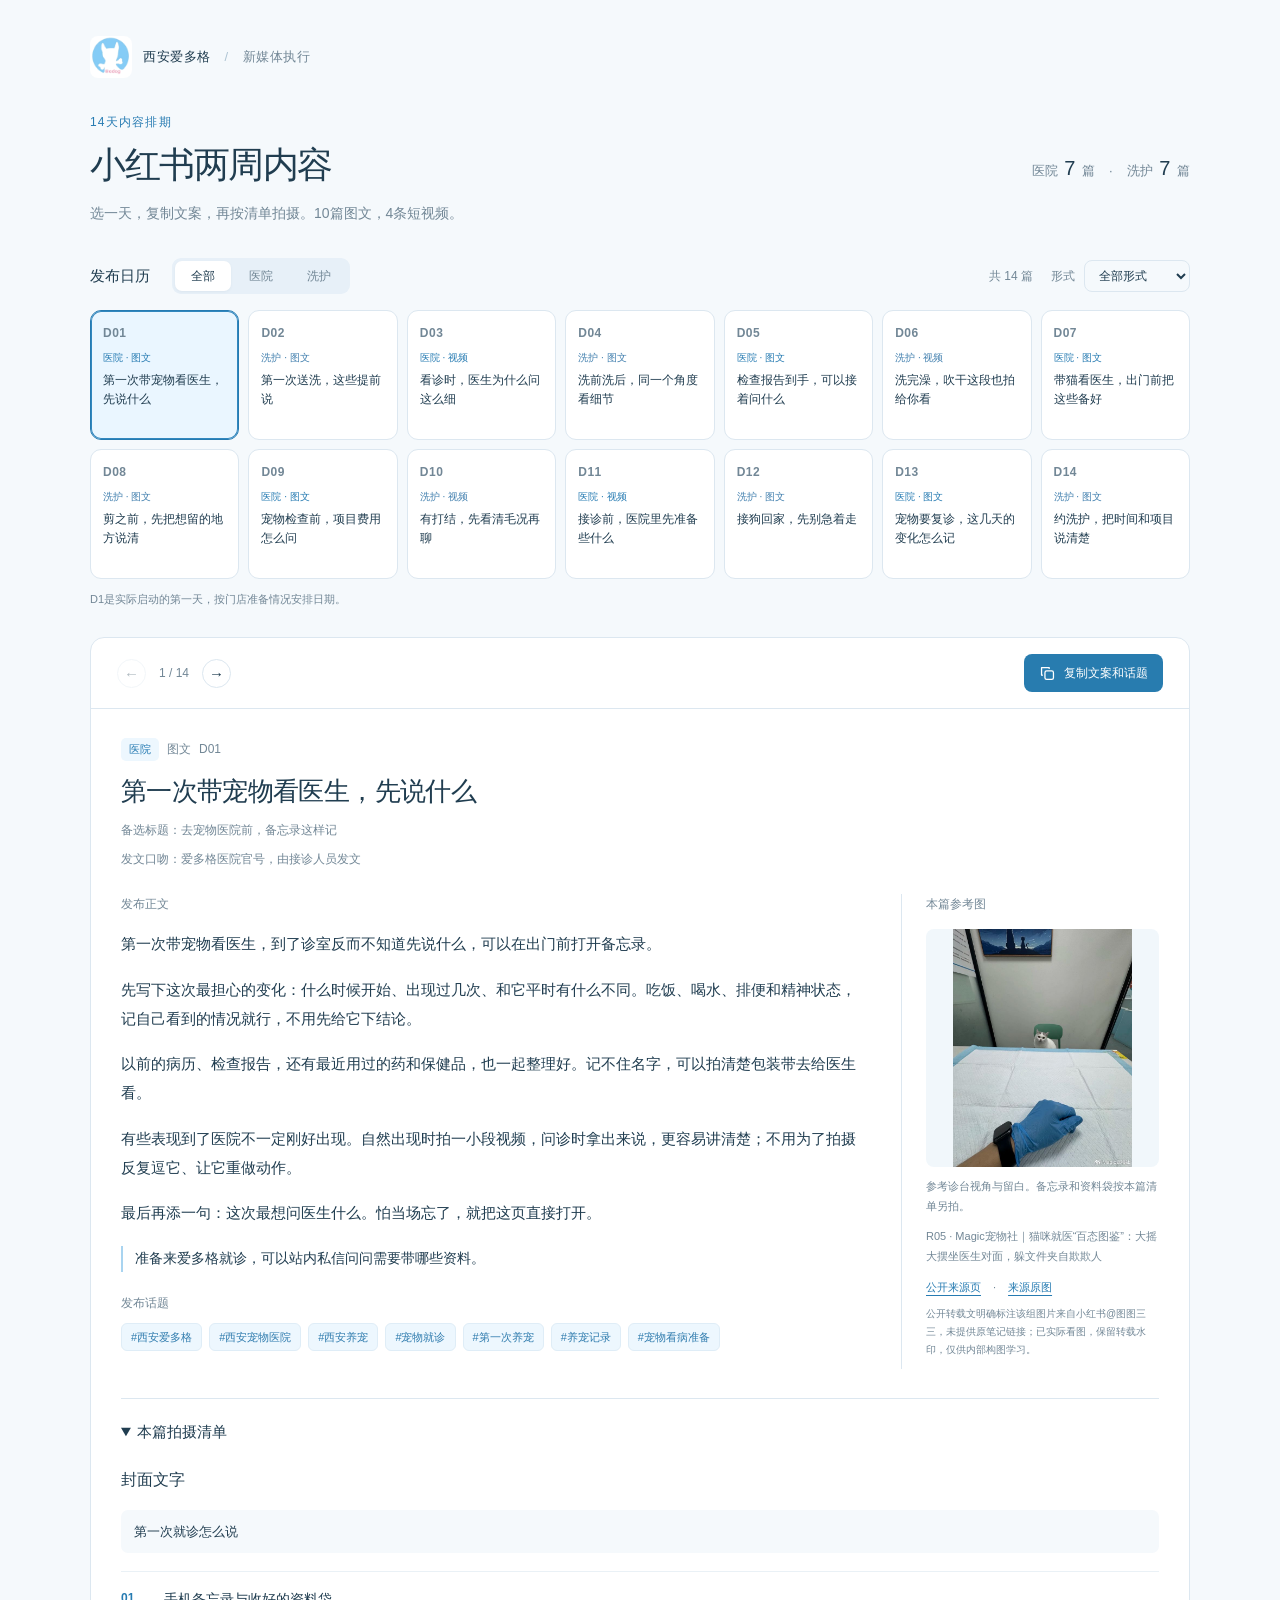
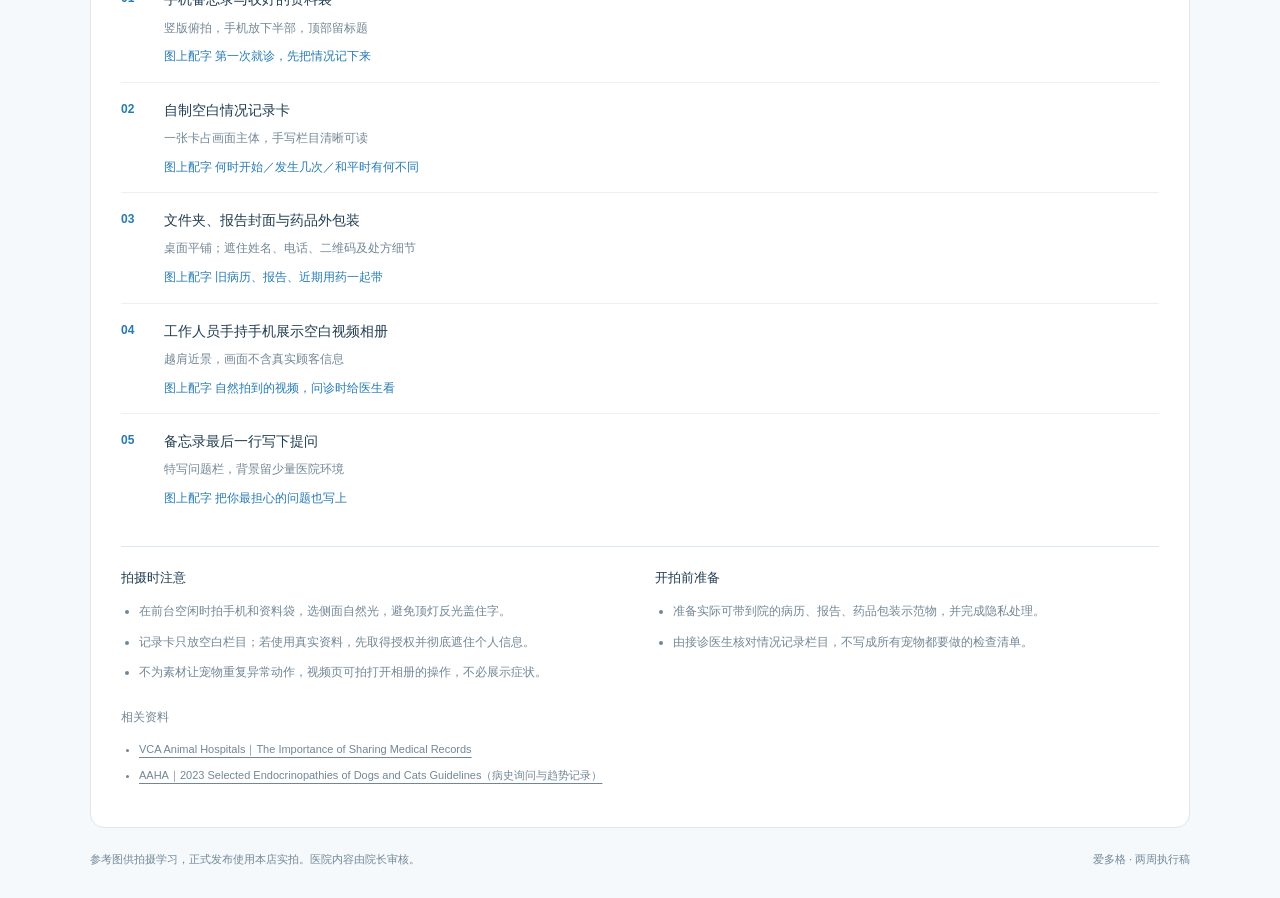
<file: index.html>
<!doctype html>
<html lang="zh-CN">
<head>
  <meta charset="utf-8">
  <meta name="viewport" content="width=device-width,initial-scale=1">
  <meta name="theme-color" content="#f5f9fc">
  <meta name="description" content="西安爱多格小红书两周内容：10篇图文、4条短视频，逐天查看文案、参考图和拍摄清单。">
  <title>爱多格 · 小红书两周内容</title>
  <link rel="icon" href="assets/adog-logo.png" type="image/png">
  <link rel="stylesheet" href="style.css">
  <script src="content.js" defer></script>
  <script src="app.js" defer></script>
</head>
<body>
  <a class="skip-link" href="#detail">直接查看当日内容</a>
  <div class="page-shell">
    <header class="page-header">
      <div class="brand"><img class="brand-logo" src="assets/adog-logo.png" alt="爱多格Logo" width="42" height="42"><span>西安爱多格<span class="brand-separator">/</span><span class="brand-note">新媒体执行</span></span></div>
      <div class="title-row"><div><p class="eyebrow">14天内容排期</p><h1>小红书两周内容</h1></div><div class="edition">医院 <b>7</b> 篇<span>·</span>洗护 <b>7</b> 篇</div></div>
      <p class="intro">选一天，复制文案，再按清单拍摄。10篇图文，4条短视频。</p>
    </header>

    <main>
      <section class="calendar" aria-labelledby="calendar-title">
        <div class="calendar-toolbar">
          <div class="toolbar-left"><h2 id="calendar-title">发布日历</h2><div class="business-filters" role="group" aria-label="筛选业务"><button type="button" class="filter-button active" data-filter="all" aria-pressed="true">全部</button><button type="button" class="filter-button" data-filter="医院" aria-pressed="false">医院</button><button type="button" class="filter-button" data-filter="洗护" aria-pressed="false">洗护</button></div></div>
          <div class="toolbar-right"><span id="result-count" aria-live="polite">14篇内容</span><label class="format-label" for="format-filter">形式<select id="format-filter"><option value="all">全部形式</option><option value="图文">图文</option><option value="视频">视频</option></select></label></div>
        </div>
        <div id="days" class="days-grid" aria-label="选择日序"></div>
        <p class="calendar-note">D1是实际启动的第一天，按门店准备情况安排日期。</p>
      </section>

      <section class="daily-content" aria-label="当日内容">
        <div class="detail-toolbar"><div class="day-navigation"><button id="prev-day" class="arrow-button" type="button" aria-label="上一篇">←</button><span id="day-position">第1篇 / 共14篇</span><button id="next-day" class="arrow-button" type="button" aria-label="下一篇">→</button></div><button type="button" class="copy-button" id="copy-button"><svg width="17" height="17" viewBox="0 0 20 20" fill="none" aria-hidden="true"><rect x="7" y="7" width="10" height="10" rx="2" stroke="currentColor" stroke-width="1.5"/><path d="M12 4V3H3v9h1" stroke="currentColor" stroke-width="1.5" stroke-linecap="round" stroke-linejoin="round"/></svg>复制文案和话题</button></div>
        <div id="detail" tabindex="-1"></div>
        <div id="empty" class="empty-state" hidden>当前没有符合条件的内容，请调整筛选。</div>
      </section>
    </main>

    <footer class="page-footer"><p>参考图供拍摄学习，正式发布使用本店实拍。医院内容由院长审核。</p><span>爱多格 · 两周执行稿</span></footer>
  </div>
  <div id="toast" class="toast" role="status" aria-live="polite"></div>
  <noscript><p class="noscript">请启用JavaScript查看14天的文案与拍摄清单。</p></noscript>
</body>
</html>
</file>
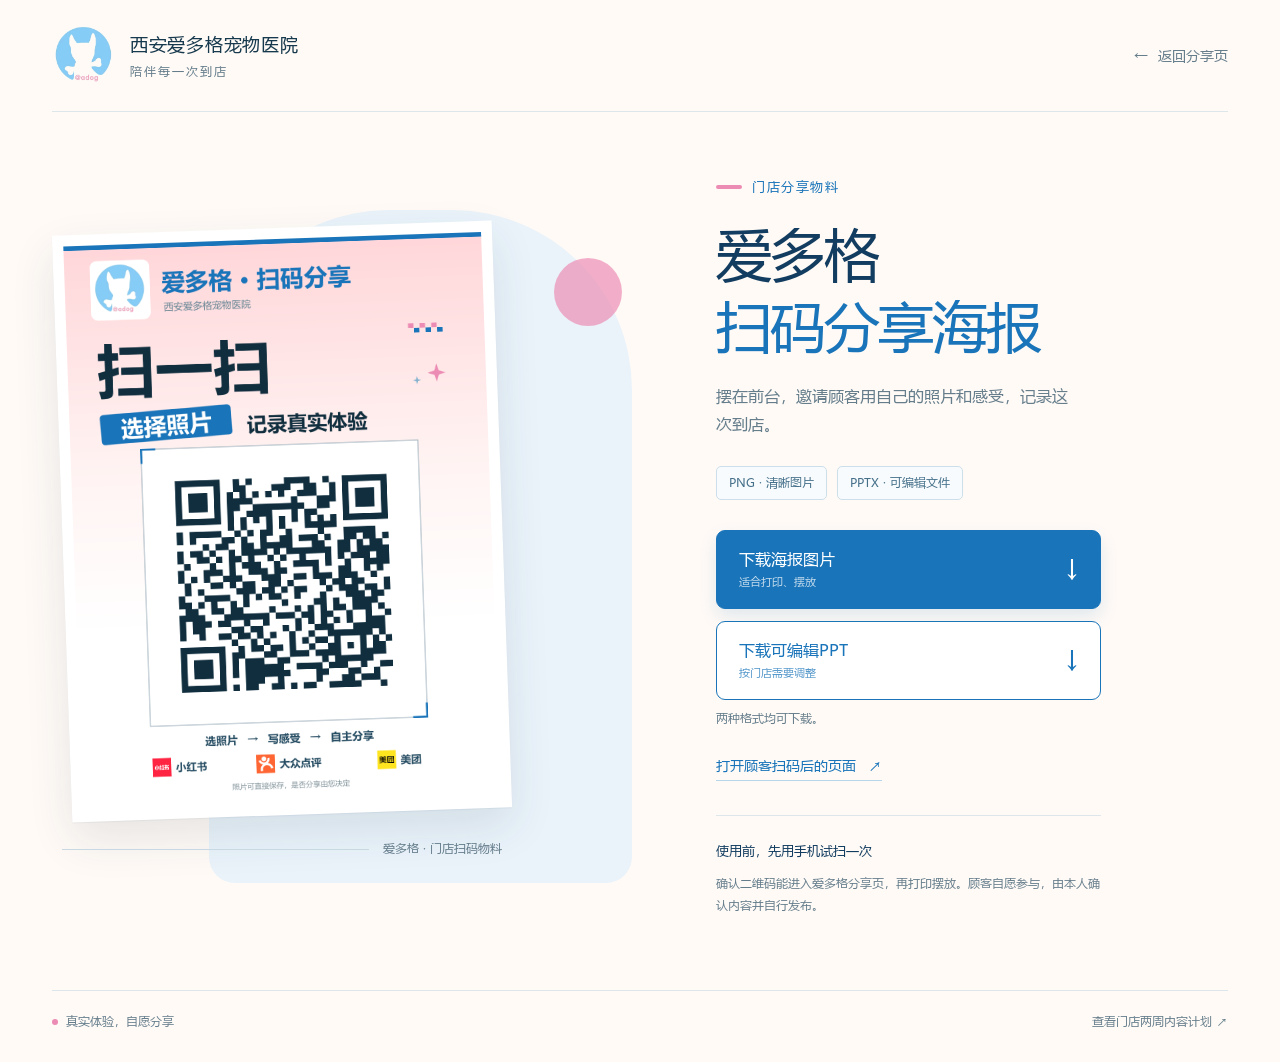
<file: poster/index.html>
<!doctype html>
<html lang="zh-CN">
<head>
  <meta charset="utf-8">
  <meta name="viewport" content="width=device-width,initial-scale=1">
  <meta name="theme-color" content="#1974b9">
  <meta name="description" content="爱多格扫码分享海报：预览、下载清晰图片与可编辑PPT，扫码进入顾客分享页。">
  <meta name="referrer" content="no-referrer">
  <title>爱多格 · 扫码分享海报</title>
  <link rel="icon" href="../assets/adog-logo.png" type="image/png">
  <style>
    @font-face{font-family:"Microsoft YaHei";src:url("../assets/yahei.woff2") format("woff2");font-style:normal;font-weight:100 900;font-display:swap}
    :root{--blue:#1974b9;--deep:#133d60;--pink:#ec8bb3;--paper:#fffaf6;--ink:#17394d;--muted:#667e8c;--line:#dce6eb}
    *{box-sizing:border-box}body{margin:0;background:var(--paper);color:var(--ink);font-family:"Microsoft YaHei";line-height:1.7}a{color:inherit;text-decoration:none;font:inherit}a:focus-visible{outline:3px solid var(--pink);outline-offset:5px}
    .shell{max-width:1280px;margin:auto;padding:0 52px}.topbar{height:112px;display:flex;align-items:center;justify-content:space-between;border-bottom:1px solid var(--line)}.brand{display:flex;align-items:center;gap:14px}.logo{width:64px;height:64px;object-fit:contain}.brand-name{font-size:18px;font-weight:700;letter-spacing:.04em}.brand-sub{font-size:12px;color:var(--muted);margin-top:2px;letter-spacing:.16em}.back{display:inline-flex;align-items:center;gap:10px;font-size:14px;color:var(--muted)}.back:hover{color:var(--blue)}
    main{display:grid;grid-template-columns:minmax(0,1.02fr) minmax(310px,.9fr);gap:84px;align-items:center;padding:64px 0 72px}.preview-area{position:relative;padding:18px 26px 24px 10px}.preview-area::before{content:"";position:absolute;inset:0 0 0 27%;background:#eaf3fa;border-radius:180px 180px 26px 26px}.preview-area::after{content:"";position:absolute;right:10px;top:48px;width:68px;height:68px;border-radius:50%;background:var(--pink);opacity:.68}.poster-wrap{position:relative;z-index:1;max-width:440px;min-height:320px;aspect-ratio:3/4;background:white;box-shadow:0 18px 45px #17394d1c,0 1px 1px #17394d0d;transform:rotate(-2deg);padding:11px}.poster-image{display:block;width:100%;height:auto;max-height:700px;object-fit:contain}.poster-image[hidden]{display:none}.placeholder{height:100%;min-height:320px;display:grid;align-content:center;justify-items:center;padding:34px;text-align:center;background:#f7fafc;color:var(--muted);border:1px dashed #c7d8e4}.placeholder[hidden]{display:none}.placeholder img{width:105px;height:105px;object-fit:contain;margin-bottom:24px}.placeholder strong{font-size:20px;color:var(--deep)}.placeholder p{margin:10px 0 0;font-size:14px}.preview-label{position:relative;z-index:2;display:flex;align-items:center;gap:14px;max-width:440px;margin-top:24px;font-size:12px;color:var(--muted)}.preview-label::before{content:"";height:1px;flex:1;background:#c8d9e4}
    .eyebrow{display:flex;align-items:center;gap:10px;color:var(--blue);font-size:13px;font-weight:700;letter-spacing:.12em;margin:0 0 19px}.eyebrow::before{content:"";width:26px;height:4px;border-radius:8px;background:var(--pink)}h1{font-size:clamp(34px,4.4vw,56px);line-height:1.28;letter-spacing:-.035em;margin:0 0 22px;color:var(--deep)}h1 span{display:block;color:var(--blue)}.intro{max-width:365px;font-size:16px;color:var(--muted);margin:0 0 29px}.formats{display:flex;flex-wrap:wrap;gap:10px;margin:0 0 30px}.format{font-size:12px;padding:6px 12px;border:1px solid #cddfea;border-radius:5px;background:#f7fbfd;color:#47718b}.actions{display:grid;gap:12px;max-width:385px}.download{display:flex;align-items:center;justify-content:space-between;gap:16px;min-height:64px;padding:16px 22px;border:1px solid var(--blue);border-radius:9px;transition:transform .18s,background .18s}.download:hover{transform:translateY(-2px)}.download strong{display:block;font-size:16px;line-height:1.45}.download small{display:block;font-size:11px;opacity:.73;margin-top:3px}.download .arrow{font-size:24px;line-height:1}.primary{background:var(--blue);color:white;box-shadow:0 8px 18px #1974b921}.primary:hover{background:#1165a4}.secondary{background:white;color:var(--blue)}.secondary:hover{background:#eef7fc}.download[aria-disabled="true"]{opacity:.5;pointer-events:none;box-shadow:none}.file-status{font-size:12px;color:var(--muted);min-height:20px;margin:9px 0 22px}.share-link{display:inline-flex;align-items:center;gap:12px;font-size:14px;color:var(--blue);border-bottom:1px solid #b7d6eb;padding:2px 0}.share-link:hover{border-color:var(--blue)}
    .use-note{margin-top:34px;padding-top:24px;border-top:1px solid var(--line);max-width:385px}.use-note h2{font-size:13px;margin:0 0 11px;color:var(--deep)}.use-note p{font-size:12px;line-height:1.85;color:var(--muted);margin:0}.footer{display:flex;justify-content:space-between;gap:24px;padding:21px 0 30px;border-top:1px solid var(--line);font-size:12px;color:var(--muted)}.dot{display:inline-block;width:6px;height:6px;background:var(--pink);border-radius:50%;margin-right:8px;vertical-align:middle}
    @media(max-width:900px){.shell{padding:0 30px}.topbar{height:94px}main{gap:38px;padding:45px 0 50px}.preview-area{padding-right:14px}.poster-wrap{padding:8px}.brand-name{font-size:16px}.logo{width:52px;height:52px}.intro{font-size:14px}h1{font-size:39px}}
    @media(max-width:650px){.shell{padding:0 22px}.topbar{height:86px}.brand{gap:9px}.logo{width:45px;height:45px}.brand-name{font-size:14px}.brand-sub{font-size:10px;letter-spacing:.08em}.back{font-size:12px;gap:5px}main{display:flex;flex-direction:column;gap:34px;padding:31px 0 40px}.preview-area{width:100%;max-width:360px;order:2;padding:10px 17px 16px 4px}.preview-area::after{width:45px;height:45px;right:1px;top:35px}.poster-wrap{max-width:100%;padding:8px}.preview-label{margin-top:20px}.details{width:100%;order:1}.eyebrow{font-size:11px;margin-bottom:12px}h1{font-size:37px;margin-bottom:14px}h1 span{display:inline;margin-left:.12em}.intro{font-size:14px;max-width:100%;margin-bottom:18px}.formats{margin-bottom:19px;gap:7px}.format{font-size:11px;padding:4px 9px}.actions{max-width:none;grid-template-columns:1fr 1fr;gap:10px}.download{min-height:72px;padding:13px 12px;gap:5px}.download strong{font-size:13px}.download small{font-size:10px}.download .arrow{font-size:20px}.file-status{margin-bottom:13px}.share-link{font-size:13px}.use-note{max-width:none;margin-top:23px;padding-top:18px}.use-note h2{margin-bottom:7px}.footer{font-size:10px;gap:10px;padding:18px 0 23px}.placeholder{min-height:310px}}
    @media(prefers-reduced-motion:reduce){*{transition:none!important}}
    @media print{@page{size:A4 portrait;margin:0}body{background:white}.shell{max-width:none;padding:0}.topbar,.details,.preview-label,.footer{display:none!important}main{display:block;padding:0}.preview-area{padding:0;width:100%;max-width:none}.preview-area::before,.preview-area::after{display:none}.poster-wrap{transform:none;box-shadow:none;max-width:none;padding:0;background:white;aspect-ratio:auto}.poster-image{width:100%;max-height:100vh;object-fit:contain}}
  </style>
</head>
<body>
  <div class="shell">
    <header class="topbar">
      <a class="brand" href="../share/" aria-label="进入爱多格顾客分享页"><img class="logo" src="../assets/adog-logo.png" alt="爱多格Logo" width="64" height="64"><div><div class="brand-name">西安爱多格宠物医院</div><div class="brand-sub">陪伴每一次到店</div></div></a>
      <a class="back" href="../share/"><span aria-hidden="true">←</span> 返回分享页</a>
    </header>
    <main>
      <section class="preview-area" aria-label="扫码海报预览">
        <div class="poster-wrap"><div class="placeholder" id="poster-placeholder"><img src="../assets/adog-logo.png" alt="" width="105" height="105"><strong>海报文件准备中</strong><p>文件就绪后，这里会显示完整海报。</p></div><img class="poster-image" id="poster-image" alt="爱多格扫码分享海报，含品牌Logo及顾客分享入口二维码" hidden></div>
        <div class="preview-label">爱多格 · 门店扫码物料</div>
      </section>
      <section class="details" aria-labelledby="page-title">
        <p class="eyebrow">门店分享物料</p>
        <h1 id="page-title">爱多格<span>扫码分享海报</span></h1>
        <p class="intro">摆在前台，邀请顾客用自己的照片和感受，记录这次到店。</p>
        <div class="formats" aria-label="可下载的文件格式"><span class="format">PNG · 清晰图片</span><span class="format">PPTX · 可编辑文件</span></div>
        <div class="actions">
          <a class="download primary" id="download-png" href="./爱多格扫码分享海报.png" download="爱多格扫码分享海报.png" aria-disabled="true" tabindex="-1"><span><strong>下载海报图片</strong><small>适合打印、摆放</small></span><span class="arrow" aria-hidden="true">↓</span></a>
          <a class="download secondary" id="download-pptx" href="./爱多格扫码分享海报.pptx" download="爱多格扫码分享海报.pptx" aria-disabled="true" tabindex="-1"><span><strong>下载可编辑PPT</strong><small>按门店需要调整</small></span><span class="arrow" aria-hidden="true">↓</span></a>
        </div>
        <p class="file-status" id="file-status" role="status" aria-live="polite">正在检查海报文件…</p>
        <a class="share-link" href="../share/">打开顾客扫码后的页面 <span aria-hidden="true">↗</span></a>
        <aside class="use-note"><h2>使用前，先用手机试扫一次</h2><p>确认二维码能进入爱多格分享页，再打印摆放。顾客自愿参与，由本人确认内容并自行发布。</p></aside>
      </section>
    </main>
    <footer class="footer"><span><i class="dot" aria-hidden="true"></i>真实体验，自愿分享</span><a href="../">查看门店两周内容计划 ↗</a></footer>
  </div>
  <script>
    (function(){
      'use strict';
      var status=document.getElementById('file-status'),image=document.getElementById('poster-image'),placeholder=document.getElementById('poster-placeholder');
      async function ready(id,kind){
        var link=document.getElementById(id);
        try{
          var response=await fetch(link.href,{method:'HEAD',cache:'no-store'}),type=(response.headers.get('content-type')||'').toLowerCase();
          if(!response.ok||type.indexOf('text/html')!==-1||(kind==='png'&&type.indexOf('image/')!==0))return false;
          link.removeAttribute('aria-disabled');link.removeAttribute('tabindex');
          if(kind==='png'){image.onload=function(){image.hidden=false;placeholder.hidden=true;};image.onerror=function(){image.hidden=true;placeholder.hidden=false;};image.src=link.href;}
          return true;
        }catch(error){return false;}
      }
      Promise.all([ready('download-png','png'),ready('download-pptx','pptx')]).then(function(files){status.textContent=files.every(Boolean)?'两种格式均可下载。':files.some(Boolean)?'部分文件已就绪，其余文件准备中。':'海报文件准备中，请稍后刷新。';});
      document.querySelectorAll('.download').forEach(function(link){link.addEventListener('click',function(event){if(link.getAttribute('aria-disabled')==='true')event.preventDefault();});});
    }());
  </script>
</body>
</html>
</file>
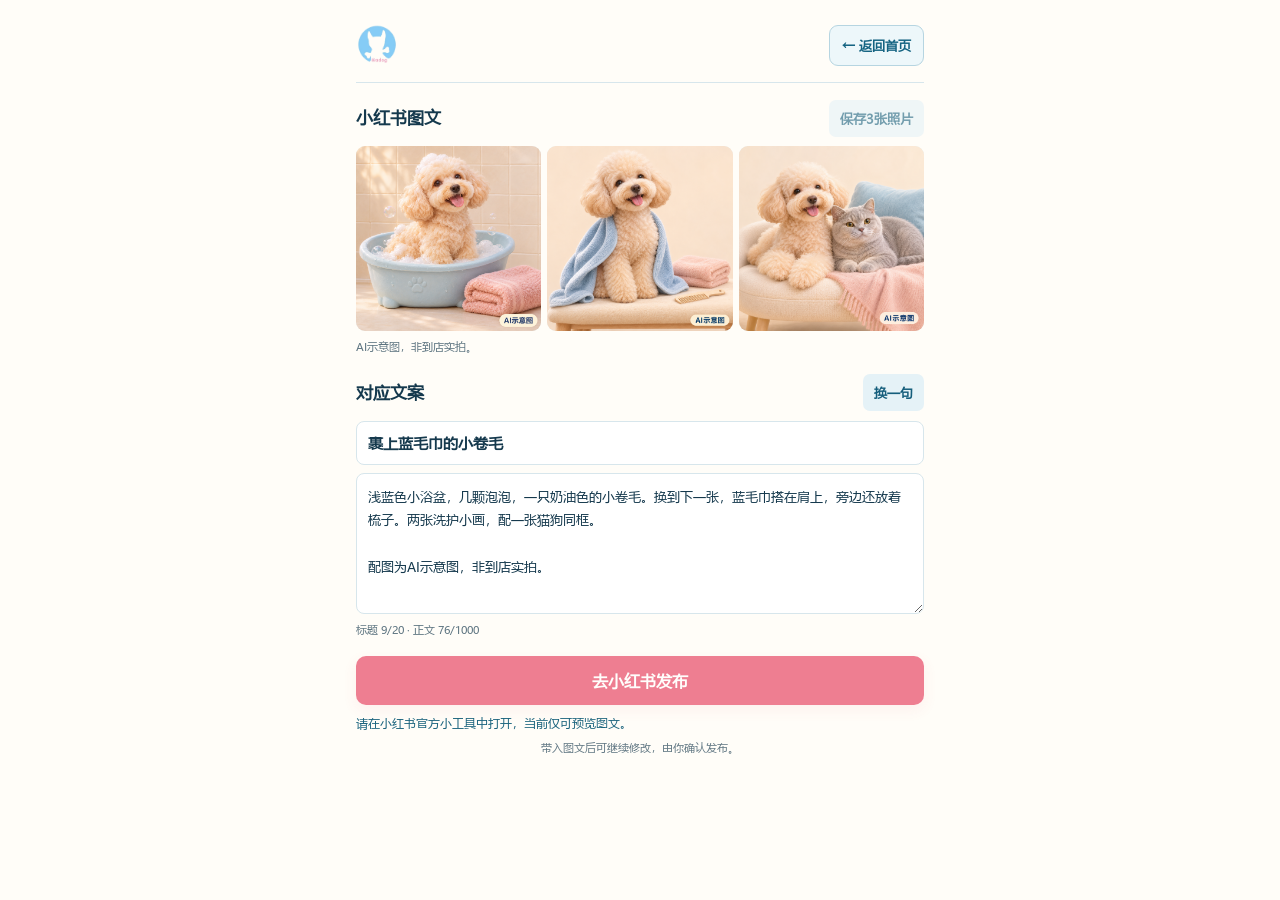
<file: native-minitool/preview-package/index.html>
<!doctype html>
<html lang="zh-CN">
<head>
  <meta charset="utf-8">
  <meta name="viewport" content="width=device-width, initial-scale=1.0, viewport-fit=cover">
  <title>爱多格图片分享</title>
  <link rel="stylesheet" href="./style.css">
</head>
<body>
  <main class="page">
    <header class="header">
      <img class="brand" src="./assets/adog-logo.png" alt="爱多格">
      <button class="home" id="home" type="button">← 返回首页</button>
    </header>
    <section aria-labelledby="photo-heading">
      <div class="row"><h1 id="photo-heading">小红书图文</h1><button id="save" class="secondary" type="button">保存3张照片</button></div>
      <div class="photos" id="photos" aria-label="本组3张图片"></div>
      <p class="hint">AI示意图，非到店实拍。</p>
    </section>
    <section class="copy" aria-labelledby="copy-heading">
      <div class="row"><h2 id="copy-heading">对应文案</h2><button id="next" class="secondary" type="button">换一句</button></div>
      <label for="title" class="sr-only">笔记标题</label>
      <input id="title" type="text" maxlength="20" aria-describedby="counts">
      <label for="content" class="sr-only">笔记正文</label>
      <textarea id="content" maxlength="1000" rows="5" aria-describedby="counts"></textarea>
      <p class="hint" id="counts"></p>
    </section>
    <button class="publish" id="publish" type="button">去小红书发布</button>
    <p class="notice" id="notice" role="status" aria-live="polite"></p>
    <div class="recovery" id="recovery" hidden>
      <p id="recovery-text"></p>
      <button class="secondary" id="resume" type="button" hidden>已返回本页，恢复操作</button>
      <button class="secondary" id="saved-yes" type="button" hidden>已核对，这张已保存</button>
      <button class="secondary" id="saved-no" type="button" hidden>已核对，这张未保存</button>
    </div>
    <p class="footnote">带入图文后可继续修改，由你确认发布。</p>
  </main>
  <script src="./data.js"></script>
  <script src="./app.js"></script>
</body>
</html>
</file>
<file: style.css>
:root{--paper:#f5f9fc;--surface:#fff;--ink:#203d50;--muted:#728796;--line:#dce7f0;--blue:#267bb2;--blue-light:#edf7fe;--warm:#417fae;--warm-light:#edf5fc;--radius:14px;font-family:"Microsoft YaHei","微软雅黑",sans-serif;color:var(--ink);background:var(--paper);font-synthesis:none}
*{box-sizing:border-box}html{scroll-behavior:smooth}body{margin:0;font-size:14px;line-height:1.7}button,select{font:inherit}button,a,select{-webkit-tap-highlight-color:transparent}button{cursor:pointer}button:disabled{cursor:default;opacity:.35}button:focus-visible,a:focus-visible,select:focus-visible,summary:focus-visible{outline:3px solid #85ccf6;outline-offset:4px}a{color:var(--blue);text-underline-offset:4px}h1,h2,h3,p{margin-top:0}h1,h2,h3{font-weight:600}button{transition:background .15s,border-color .15s,color .15s}button svg{flex-shrink:0}.page-shell{max-width:1180px;padding:36px 40px 0;margin:auto}.page-header{padding-bottom:32px}.brand{display:flex;align-items:center;gap:11px;font-size:13px;font-weight:600;letter-spacing:.04em}.brand-mark{display:flex;align-items:center;justify-content:center;background:var(--blue);color:#fff;width:32px;height:32px;border-radius:10px;font-size:24px;font-weight:600;line-height:1}.brand-separator{color:#aec4d3;margin:0 14px;font-weight:400}.brand-note{color:var(--muted);font-weight:400}.title-row{display:flex;align-items:end;justify-content:space-between;gap:20px;margin-top:34px}.eyebrow{font-size:12px;color:var(--blue);letter-spacing:.1em;margin-bottom:9px}h1{font-size:36px;line-height:1.35;letter-spacing:-.04em;margin-bottom:0}.edition{font-size:13px;color:var(--muted);padding-bottom:5px;white-space:nowrap}.edition b{font-size:20px;font-weight:500;color:var(--ink);margin:0 3px}.edition span{padding:0 14px}.intro{color:var(--muted);margin:12px 0 0;font-size:14px}.calendar{margin-bottom:28px}.calendar-toolbar,.toolbar-left,.toolbar-right{display:flex;align-items:center}.calendar-toolbar{justify-content:space-between;gap:12px;margin-bottom:16px}.toolbar-left{gap:22px}.calendar-toolbar h2{font-size:15px;margin:0;white-space:nowrap}.business-filters{display:flex;background:#e7f0f8;padding:3px;border-radius:9px;gap:2px}.filter-button{border:0;padding:5px 16px;color:var(--muted);background:transparent;border-radius:7px;font-size:12px}.filter-button.active{background:#fff;color:var(--ink);box-shadow:0 1px 3px #17384f0d}.toolbar-right{gap:18px;color:var(--muted);font-size:12px}.format-label{display:flex;align-items:center;gap:9px}.format-label select{border:1px solid var(--line);background:transparent;color:var(--ink);padding:7px 26px 7px 10px;border-radius:8px;font-size:12px}.days-grid{display:grid;grid-template-columns:repeat(7,minmax(0,1fr));gap:9px}.day-card{position:relative;display:flex;flex-direction:column;align-items:flex-start;min-height:130px;border:1px solid var(--line);background:var(--surface);border-radius:11px;text-align:left;padding:12px 12px 11px;color:var(--ink)}.day-card:hover{border-color:#9fc4df;background:#fbfdff}.day-card.active{background:var(--blue-light);border-color:var(--blue);box-shadow:inset 0 0 0 1px var(--blue)}.day-card.active.grooming{background:var(--warm-light);border-color:var(--warm);box-shadow:inset 0 0 0 1px var(--warm)}.day-label,.day-number{font-size:12px;font-weight:600;letter-spacing:.04em;color:var(--muted)}.day-meta,.day-type{display:block;font-size:10px;line-height:1.4;margin:7px 0 6px;color:var(--blue)}.grooming .day-meta,.grooming .day-type{color:var(--warm)}.day-title{font-size:12px;line-height:1.6;display:-webkit-box;-webkit-box-orient:vertical;-webkit-line-clamp:2;overflow:hidden;font-weight:500}.calendar-note{font-size:11px;color:var(--muted);margin:11px 0 0}.daily-content{background:var(--surface);border:1px solid var(--line);border-radius:var(--radius);overflow:hidden}.detail-toolbar{display:flex;align-items:center;justify-content:space-between;padding:16px 26px;border-bottom:1px solid var(--line);gap:16px}.day-navigation{display:flex;align-items:center;gap:13px;color:var(--muted);font-size:12px}.arrow-button{border:1px solid var(--line);width:29px;height:29px;display:grid;place-items:center;border-radius:50%;color:var(--ink);background:#fff;font-size:15px;line-height:1}.arrow-button:hover:not(:disabled){background:var(--paper)}.copy-button{display:flex;align-items:center;justify-content:center;gap:8px;background:var(--blue);color:white;border:0;border-radius:8px;padding:9px 15px;font-size:12px}.copy-button:hover:not(:disabled){background:#1c5f8a}#detail{padding:29px 30px 30px;scroll-margin-top:18px;outline:none}.note-header{margin-bottom:25px}.note-meta,.note-badges{display:flex;align-items:center;gap:8px;color:var(--muted);font-size:12px;margin-bottom:10px}.badge,.chip{display:inline-flex;align-items:center;gap:4px;border-radius:5px;background:var(--blue-light);color:var(--blue);font-size:11px;padding:2px 8px}.badge.grooming,.chip.grooming{background:var(--warm-light);color:var(--warm)}.note-header h2{font-size:26px;line-height:1.55;margin-bottom:9px;letter-spacing:-.025em}.alt-title,.note-alternative{font-size:12px;color:var(--muted);margin-bottom:0}.post-grid{display:grid;grid-template-columns:minmax(0,1fr) 258px;gap:35px}.copy-panel{padding-right:0;min-width:0}.section-label,.copy-panel h3,.reference-panel h3{font-size:12px;font-weight:600;color:var(--muted);margin-bottom:15px}.post-body p,.body-text p,.post-paragraph{font-size:15px;line-height:1.95;margin:0 0 16px;overflow-wrap:anywhere}.post-cta,.cta{font-size:14px;line-height:1.85;border-left:2px solid #a9d4f0;padding-left:12px;margin:19px 0 12px}.tags,.post-tags{color:var(--blue);font-size:12px;line-height:1.9;display:flex;gap:4px 10px;flex-wrap:wrap;margin-top:12px}.reference-panel{border-left:1px solid var(--line);padding-left:24px;min-width:0}.reference-image{display:block;width:100%;height:238px;object-fit:contain;background:#f1f7fb;border-radius:8px}.reference-panel figure{margin:0}.reference-panel figcaption,.reference-caption,.reference-description,.reference-point{font-size:11px;color:var(--muted);line-height:1.8;margin:10px 0}.reference-links{display:flex;flex-wrap:wrap;gap:8px 12px;font-size:11px;margin:8px 0}.source-note,.access-note{font-size:10px;line-height:1.8;color:var(--muted)}.shooting{margin-top:29px;border-top:1px solid var(--line);padding-top:20px}.shooting>summary{font-size:15px;font-weight:600;cursor:pointer;padding:0 0 6px}.shooting[open]>summary{margin-bottom:15px}.cover-copy,.cover-text{font-size:13px;line-height:1.8;background:var(--paper);padding:10px 13px;border-radius:7px;margin:0 0 18px;overflow-wrap:anywhere}.shot-list{list-style:none;padding:0;margin:0;counter-reset:shots;display:grid;gap:0}.shot-list>li{counter-increment:shots;position:relative;padding:15px 0 15px 43px;border-top:1px solid #eaf1f6}.shot-list>li::before{content:counter(shots,decimal-leading-zero);position:absolute;left:0;top:16px;font-size:12px;color:var(--blue);font-weight:600}.frame{font-size:14px;font-weight:500;margin-bottom:4px;line-height:1.8}.composition{font-size:12px;color:var(--muted);margin-bottom:7px;line-height:1.9}.image-copy{font-size:12px;color:var(--blue);margin:6px 0 0}.table-wrap{width:100%;overflow-x:auto;margin-top:16px;border:1px solid var(--line);border-radius:8px}.storyboard{border-collapse:collapse;width:100%;min-width:650px;font-size:12px;line-height:1.9}.storyboard th{text-align:left;background:#eaf4fc;font-weight:600;color:var(--blue);padding:12px}.storyboard td{padding:13px 12px;vertical-align:top;border-top:1px solid var(--line)}.storyboard td:first-child{white-space:nowrap;color:var(--muted);font-size:11px;min-width:77px}.storyboard th:nth-child(2){width:31%}.storyboard th:nth-child(3){width:34%}.storyboard tr:nth-child(even){background:#f8fbfe}.note-columns{display:grid;grid-template-columns:1fr 1fr;gap:30px;margin-top:23px;border-top:1px solid var(--line);padding-top:20px}.note-columns h3{font-size:13px;margin-bottom:11px}.note-columns ul,.note-columns ol{margin:0;padding-left:18px;font-size:12px;color:var(--muted);line-height:1.95}.note-columns li+li{margin-top:7px}.empty-state{padding:60px 24px;text-align:center;color:var(--muted)}[hidden]{display:none!important}.page-footer{display:flex;justify-content:space-between;align-items:center;gap:20px;font-size:11px;color:var(--muted);padding:22px 0 30px}.page-footer p{margin:0}.page-footer span{white-space:nowrap}.toast{position:fixed;bottom:24px;left:50%;transform:translate(-50%,12px);color:#fff;background:#245b7f;padding:11px 20px;border-radius:9px;font-size:13px;opacity:0;pointer-events:none;transition:opacity .16s,transform .16s;z-index:10;max-width:calc(100% - 32px);text-align:center}.toast.visible,.toast.show{opacity:1;transform:translate(-50%,0)}.skip-link{position:fixed;top:10px;left:10px;transform:translateY(-200%);background:#fff;z-index:20;padding:10px 15px;border:1px solid var(--blue);border-radius:6px}.skip-link:focus{transform:translateY(0)}.noscript{padding:20px;text-align:center}
@media(max-width:1000px){.page-shell{padding:28px 28px 0}.day-card{padding:10px;min-height:128px}.day-title{font-size:11px}.post-grid{grid-template-columns:minmax(0,1fr) 225px;gap:25px}.reference-panel{padding-left:20px}.reference-image{height:225px}}
@media(max-width:760px){.page-shell{padding:22px 18px 0}.brand{font-size:12px}.title-row{margin-top:26px;display:block}.edition{margin-top:13px}.edition b{font-size:17px}h1{font-size:29px}.intro{font-size:12px;line-height:1.9}.page-header{padding-bottom:27px}.calendar-toolbar{align-items:flex-start}.toolbar-left{flex-direction:column;align-items:flex-start;gap:10px}.toolbar-right{flex-direction:column-reverse;align-items:flex-end;gap:7px}.business-filters{padding:2px}.filter-button{padding:5px 13px}.format-label{font-size:0}.format-label select{font-size:11px;padding:6px 21px 6px 8px}.days-grid{grid-template-columns:repeat(4,minmax(0,1fr));gap:7px}.day-card{min-height:120px;padding:10px 9px}.day-label,.day-number{font-size:11px}.day-title{font-size:11px}.day-meta,.day-type{font-size:9px}.calendar-note{font-size:10px}.calendar{margin-bottom:21px}.detail-toolbar{padding:13px 16px;gap:8px}.day-navigation{gap:8px;font-size:10px}.arrow-button{width:27px;height:27px}.copy-button{font-size:11px;padding:8px 10px;gap:5px}#detail{padding:22px 18px}.note-header{margin-bottom:22px}.note-header h2{font-size:22px;line-height:1.6}.post-grid{grid-template-columns:1fr;gap:24px}.post-body p,.body-text p,.post-paragraph{font-size:14px;line-height:1.95}.reference-panel{border-left:0;border-top:1px solid var(--line);padding:18px 0 0}.reference-image{height:235px;max-width:100%;object-fit:contain}.reference-panel figcaption,.reference-caption{font-size:11px}.reference-links{font-size:11px}.note-columns{grid-template-columns:1fr;gap:22px}.page-footer{display:block;font-size:10px;line-height:1.9}.page-footer span{display:block;margin-top:7px}.shooting>summary{font-size:14px}.frame{font-size:13px}.shot-list>li{padding-left:34px}.composition{font-size:12px}}
@media(max-width:380px){.page-shell{padding-left:12px;padding-right:12px}.days-grid{grid-template-columns:repeat(3,minmax(0,1fr))}.copy-button svg{display:none}.day-navigation{gap:6px}.detail-toolbar{padding-left:12px;padding-right:12px}}
@media(prefers-reduced-motion:reduce){html{scroll-behavior:auto}*{transition:none!important;scroll-behavior:auto!important}}
@media print{body{background:#fff}.page-shell{max-width:none;padding:0}.calendar,.detail-toolbar,.page-footer,.toast,.skip-link{display:none}.daily-content{border:0}.reference-image{max-height:180px}.shooting{break-before:auto}a{color:inherit}.post-grid{grid-template-columns:1fr 180px}.note-columns{break-inside:avoid}}

.note-voice{font-size:12px;color:var(--muted);margin:8px 0 0}.business-badge{background:var(--blue-light);color:var(--blue);border-radius:5px;padding:2px 8px;font-size:11px}.business-badge.grooming{background:var(--warm-light);color:var(--warm)}.clinical-sources{margin-top:22px;font-size:11px;color:var(--muted)}.clinical-sources h3{font-size:12px}.clinical-sources ul{padding-left:18px;line-height:1.9;overflow-wrap:anywhere}.clinical-sources li+li{margin-top:5px}.clinical-sources a{color:var(--muted)}.storyboard tbody th{background:#f6faff;color:var(--muted);font-weight:400;white-space:nowrap;font-size:11px;vertical-align:top;border-top:1px solid var(--line)}.sr-only{position:absolute;width:1px;height:1px;padding:0;margin:-1px;overflow:hidden;clip:rect(0,0,0,0);white-space:nowrap;border:0}

.brand-logo{width:42px;height:42px;object-fit:contain;border-radius:8px;background:white}.hashtag-section{margin-top:21px}.hashtag-section h3{margin-bottom:9px}.tags{gap:7px;margin-top:0}.tags span{display:inline-block;padding:4px 9px;border-radius:6px;background:#edf7fe;border:1px solid #dfedf7;color:#307cae;line-height:1.7;font-size:11px}.copy-button{background:#287caf}.copy-button:hover:not(:disabled){background:#1e628e}.day-card.active{box-shadow:inset 0 0 0 1px #3287be;background:#eaf6ff}.day-card.active.grooming{box-shadow:inset 0 0 0 1px #508dbb;background:#edf6fd}
</file>
<file: native-minitool/preview-package/style.css>
@font-face{font-family:"Microsoft YaHei";src:url("./assets/yahei.woff2") format("woff2");font-style:normal;font-weight:400;font-display:swap}
[hidden]{display:none!important}.recovery{border:1px solid #b6d5e1;border-radius:8px;background:#edf7fa;padding:10px;margin-top:9px;font-size:12px;line-height:1.7}.recovery p{margin:0 0 8px}.recovery button{margin:0 4px 4px 0;max-width:100%;white-space:normal}
:root{--ink:#15394d;--blue:#167da1;--line:#d7e6ec;--warm:#fffdf8;--pink:#f38fa3}
*{box-sizing:border-box}body{margin:0;background:var(--warm);color:var(--ink);font-family:"Microsoft YaHei";font-size:14px}button,input,textarea{font:inherit}button{cursor:pointer;-webkit-tap-highlight-color:transparent}button:disabled{cursor:default;opacity:.6}.page{max-width:600px;margin:0 auto;padding:14px 16px 18px}.header,.row{display:flex;align-items:center;justify-content:space-between}.header{padding-bottom:15px;border-bottom:1px solid var(--line);margin-bottom:16px}.brand{width:124px;height:43px;object-fit:contain;object-position:left center}.home{border:1px solid #b6d5e1;border-radius:9px;background:#edf7fa;color:#156482;padding:10px 12px;font-weight:700;font-size:13px}.row{min-height:38px;margin-bottom:9px}h1,h2{font-size:17px;line-height:1.4;margin:0;font-weight:700}.secondary{border:0;border-radius:7px;background:#e5f2f7;color:#155e7c;padding:9px 11px;font-size:13px;font-weight:700}.photos{display:flex;margin:0 -3px}.photo{display:block;width:33.3333%;padding:0 3px}.photo img{display:block;width:100%;height:126px;object-fit:cover;border-radius:9px;background:#e9f2f5}.hint{margin:8px 0 0;color:#5d7480;font-size:11px;line-height:1.6}.copy{margin-top:17px}input,textarea{display:block;width:100%;color:var(--ink);border:1px solid var(--line);background:#fff;border-radius:8px;padding:11px;outline:none}input{font-weight:700;font-size:15px;margin-bottom:8px}textarea{font-size:13px;line-height:1.8;min-height:140px;resize:vertical}input:focus,textarea:focus{border-color:var(--blue);box-shadow:0 0 0 2px rgba(22,125,161,.11)}.publish{display:block;width:100%;margin-top:17px;background:#e42b4e;color:#fff;border:0;border-radius:10px;min-height:49px;font-size:16px;font-weight:700;box-shadow:0 5px 14px rgba(228,43,78,.09)}.notice{font-size:12px;line-height:1.7;margin:9px 0 0;color:#1b647e;min-height:20px;overflow-wrap:break-word}.notice.error{color:#a32642}.footnote{font-size:11px;text-align:center;color:#617783;margin:4px 0 0;line-height:1.7}.sr-only{position:absolute;width:1px;height:1px;padding:0;margin:-1px;overflow:hidden;clip:rect(0,0,0,0);white-space:nowrap;border:0}@media(min-width:500px){.page{padding-top:24px}.photo img{height:185px}textarea{min-height:140px}}@media(max-width:350px){.page{padding:12px}.brand{width:110px}.home{padding:9px}.secondary{font-size:12px;padding:9px}.photo img{height:108px}}

.photo,.header>*{min-width:0}.page{padding-top:14px;padding-top:calc(14px + var(--safe-area-inset-top, env(safe-area-inset-top, 0px)));padding-bottom:18px;padding-bottom:calc(18px + var(--safe-area-inset-bottom, env(safe-area-inset-bottom, 0px)))}@media(min-width:500px){.page{padding-top:24px;padding-top:calc(24px + var(--safe-area-inset-top, env(safe-area-inset-top, 0px)))}}
</file>
